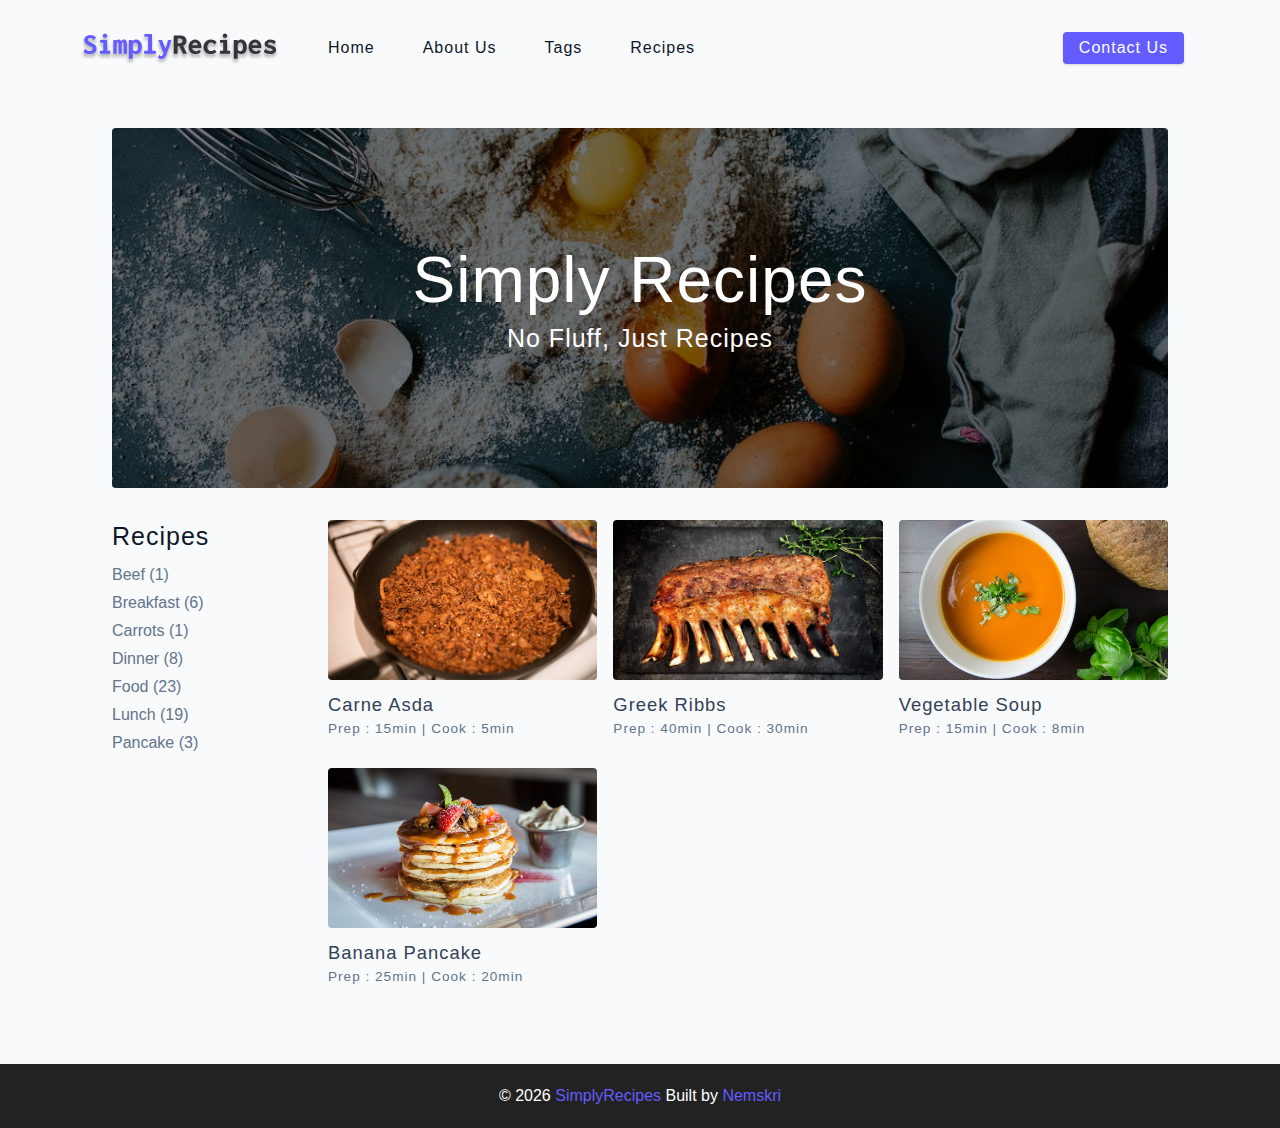
<file: index.html>
<!DOCTYPE html>
<html lang="en">

<head>
  <meta charset="UTF-8" />
  <meta http-equiv="X-UA-Compatible" content="IE=edge" />
  <meta name="viewport" content="width=device-width, initial-scale=1.0" />
  <title>Simply Recipes || Starter</title>
  <!-- favicon -->
  <link rel="shortcut icon" href="./assets/favicon.ico" type="image/x-icon" />
  <!-- normalize -->
  <link rel="stylesheet" href="./css/normalize.css" />
  <!-- font-awesome -->
  <link rel="stylesheet" href="https://cdnjs.cloudflare.com/ajax/libs/font-awesome/5.14.0/css/all.min.css" />
  <!-- main css -->
  <link rel="stylesheet" href="./css/main.css" />
</head>

<body>
  <!--nav bar-->
  <nav class="navbar">
    <div class="nav-center">
      <!--Nav Header-->
      <div class="nav-header">
        <a href="index.html" class="nav-logo">
          <img src="./assets/logo.svg" alt="Simple Recipes" />
        </a>
        <button type="button" class="btn nav-btn">
          <i class="fas fa-align-justify"></i>
        </button>
      </div>
      <!--Nav Links-->
      <div class="nav-links">
        <a href="index.html" class="nav-link"> Home </a>
        <a href="about.html" class="nav-link"> About Us </a>
        <a href="tags.html" class="nav-link"> Tags </a>
        <a href="recipes.html" class="nav-link"> Recipes </a>
        <div class="nav-link contact-link">
          <a href="contact.html" class="btn">Contact Us</a>
        </div>
      </div>
    </div>
  </nav>
  <!--end of nav bar-->

  <!--Main Content-->
  <main class="page">
    <!--Header-->
    <header class="hero">
      <div class="hero-container">
        <div class="hero-text">
          <h1>Simply Recipes</h1>
          <h4>No Fluff, Just Recipes</h4>
        </div>
      </div>
    </header>
    <!--End Header-->

    <!--Recipes Container-->
    <section class="recipes-container">

      <!--Tags Container-->
      <div class="tags-container">

        <h4>Recipes</h4>
        <div class="tags-list">
          <a href="tag-template.html"> Beef (1) </a>
          <a href="tag-template.html"> Breakfast (6) </a>
          <a href="tag-template.html"> Carrots (1) </a>
          <a href="tag-template.html"> Dinner (8) </a>
          <a href="tag-template.html"> Food (23) </a>
          <a href="tag-template.html"> Lunch (19) </a>
          <a href="tag-template.html"> Pancake (3) </a>

        </div>
      </div>
      <!--End of Tags Container-->

      <!--Recipe list-->
      <div class="recipes-list">

        <!--Single Recipe-->
        <a href="single-recipe.html" class="recipe">
          <img src="./assets/recipes/recipe-1.jpeg" alt="Food" class="img recipe-img" />
          <h5>Carne Asda</h5>
          <p>Prep : 15min | Cook : 5min</p>
        </a>
        <!--End of Single Recipe-->

        <!--Single Recipe-->
        <a href="single-recipe.html" class="recipe">
          <img src="./assets/recipes/recipe-2.jpeg" alt="Food" class="img recipe-img" />
          <h5>Greek Ribbs</h5>
          <p>Prep : 40min | Cook : 30min</p>
        </a>
        <!--End of Single Recipe-->

        <!--Single Recipe-->
        <a href="single-recipe.html" class="recipe">
          <img src="./assets/recipes/recipe-3.jpeg" alt="Food" class="img recipe-img" />
          <h5>Vegetable Soup</h5>
          <p>Prep : 15min | Cook : 8min</p>
        </a>
        <!--End of Single Recipe-->
        <!--Single Recipe-->
        <a href="single-recipe.html" class="recipe">
          <img src="./assets/recipes/recipe-4.jpeg" alt="Food" class="img recipe-img" />
          <h5>Banana Pancake</h5>
          <p>Prep : 25min | Cook : 20min</p>
        </a>
        <!--End of Single Recipe-->

      </div>
      <!--End of Recipe list-->
    </section>
    <!--End of Recipes Container-->
  </main>

  <!--End of Main Content-->
  <!--Footer-->
  <footer class="page-footer">
    <p>
      &copy;
      <span id="date"></span>
      <span class="footer-logo">SimplyRecipes</span>
      Built by <a href="https://github.com/Nemskri">Nemskri</a>
    </p>
  </footer>



</body>
<script src="./js/app.js"></script>

</html>
</file>
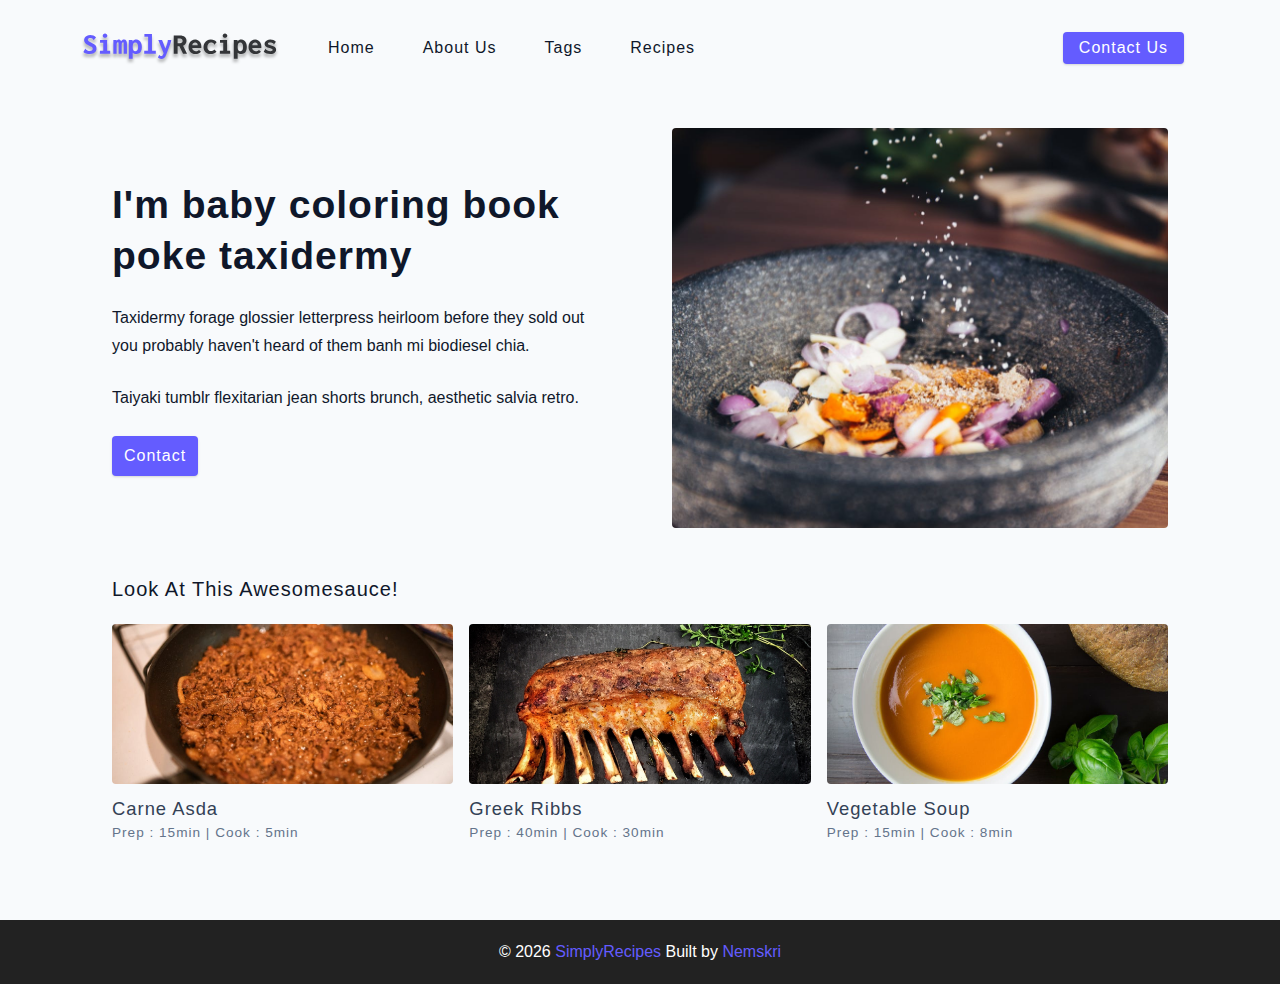
<file: about.html>
<!DOCTYPE html>
<html lang="en">

<head>
  <meta charset="UTF-8" />
  <meta http-equiv="X-UA-Compatible" content="IE=edge" />
  <meta name="viewport" content="width=device-width, initial-scale=1.0" />
  <title>Simply Recipes || About</title>
  <!-- favicon -->
  <link rel="shortcut icon" href="./assets/favicon.ico" type="image/x-icon" />
  <!-- normalize -->
  <link rel="stylesheet" href="./css/normalize.css" />
  <!-- font-awesome -->
  <link rel="stylesheet" href="https://cdnjs.cloudflare.com/ajax/libs/font-awesome/5.14.0/css/all.min.css" />
  <!-- main css -->
  <link rel="stylesheet" href="./css/main.css" />
</head>

<body>
  <!--nav bar-->
  <nav class="navbar">
    <div class="nav-center">
      <!--Nav Header-->
      <div class="nav-header">
        <a href="index.html" class="nav-logo">
          <img src="./assets/logo.svg" alt="Simple Recipes" />
        </a>
        <button type="button" class="btn nav-btn">
          <i class="fas fa-align-justify"></i>
        </button>
      </div>
      <!--Nav Links-->
      <div class="nav-links">
        <a href="index.html" class="nav-link"> Home </a>
        <a href="about.html" class="nav-link"> About Us </a>
        <a href="tags.html" class="nav-link"> Tags </a>
        <a href="recipes.html" class="nav-link"> Recipes </a>
        <div class="nav-link contact-link">
          <a href="contact.html" class="btn">Contact Us</a>
        </div>
      </div>
    </div>
  </nav>
  <!--end of nav bar-->

  <!--Main Content-->
  <main class="page">
    <section class="about-page">
      <article>
        <h2>I'm baby coloring book poke taxidermy</h2>
        <p>
          Taxidermy forage glossier letterpress heirloom before they sold out
          you probably haven't heard of them banh mi biodiesel chia.
        </p>
        <p>
          Taiyaki tumblr flexitarian jean shorts brunch, aesthetic salvia
          retro.
        </p>

        <a href="contact.html" class="btn">Contact</a>
      </article>
      <img src="./assets/about.jpeg" alt="Pouring Salt" class="img about-img" />
    </section>
    <section class="featured-recipes">
      <h5 class="featured-title">Look at this Awesomesauce!</h5>
      <!--Recipe list-->
      <div class="recipes-list">

        <!--Single Recipe-->
        <a href="single-recipe.html" class="recipe">
          <img src="./assets/recipes/recipe-1.jpeg" alt="Food" class="img recipe-img" />
          <h5>Carne Asda</h5>
          <p>Prep : 15min | Cook : 5min</p>
        </a>
        <!--End of Single Recipe-->

        <!--Single Recipe-->
        <a href="single-recipe.html" class="recipe">
          <img src="./assets/recipes/recipe-2.jpeg" alt="Food" class="img recipe-img" />
          <h5>Greek Ribbs</h5>
          <p>Prep : 40min | Cook : 30min</p>
        </a>
        <!--End of Single Recipe-->

        <!--Single Recipe-->
        <a href="single-recipe.html" class="recipe">
          <img src="./assets/recipes/recipe-3.jpeg" alt="Food" class="img recipe-img" />
          <h5>Vegetable Soup</h5>
          <p>Prep : 15min | Cook : 8min</p>
        </a>
        <!--End of Single Recipe-->
      </div>
      <!--End of Recipe list-->
    </section>
  </main>

  <!--End of Main Content-->
  <!--Footer-->
  <footer class="page-footer">
    <p>
      &copy;
      <span id="date"></span>
      <span class="footer-logo">SimplyRecipes</span>
      Built by <a href="https://github.com/Nemskri">Nemskri</a>
    </p>
  </footer>



</body>
<script src="./js/app.js"></script>

</html>
</file>
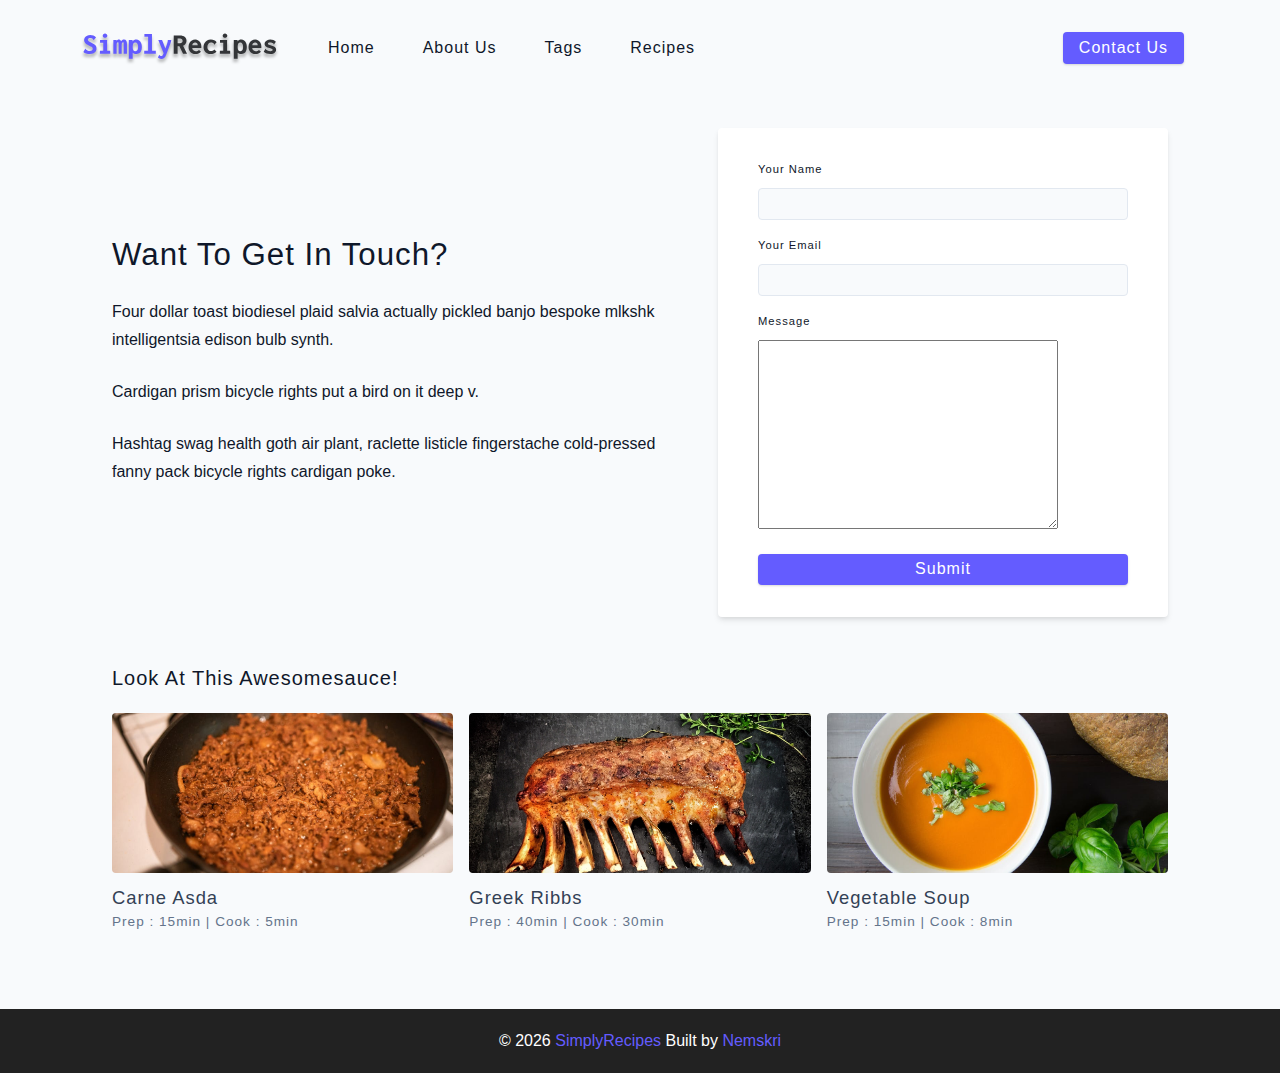
<file: contact.html>
<!DOCTYPE html>
<html lang="en">

<head>
  <meta charset="UTF-8" />
  <meta http-equiv="X-UA-Compatible" content="IE=edge" />
  <meta name="viewport" content="width=device-width, initial-scale=1.0" />
  <title>Simply Recipes || Contact</title>
  <!-- favicon -->
  <link rel="shortcut icon" href="./assets/favicon.ico" type="image/x-icon" />
  <!-- normalize -->
  <link rel="stylesheet" href="./css/normalize.css" />
  <!-- font-awesome -->
  <link rel="stylesheet" href="https://cdnjs.cloudflare.com/ajax/libs/font-awesome/5.14.0/css/all.min.css" />
  <!-- main css -->
  <link rel="stylesheet" href="./css/main.css" />
</head>

<body>
  <!--nav bar-->
  <nav class="navbar">
    <div class="nav-center">
      <!--Nav Header-->
      <div class="nav-header">
        <a href="index.html" class="nav-logo">
          <img src="./assets/logo.svg" alt="Simple Recipes" />
        </a>
        <button type="button" class="btn nav-btn">
          <i class="fas fa-align-justify"></i>
        </button>
      </div>
      <!--Nav Links-->
      <div class="nav-links">
        <a href="index.html" class="nav-link"> Home </a>
        <a href="about.html" class="nav-link"> About Us </a>
        <a href="tags.html" class="nav-link"> Tags </a>
        <a href="recipes.html" class="nav-link"> Recipes </a>
        <div class="nav-link contact-link">
          <a href="contact.html" class="btn">Contact Us</a>
        </div>
      </div>
    </div>
  </nav>
  <!--end of nav bar-->

  <!--Main Content-->
  <main class="page">
    <section class="contact-container">
      <article class="contact-info">
        <h3>Want To Get In Touch?</h3>
        <p>
          Four dollar toast biodiesel plaid salvia actually pickled banjo
          bespoke mlkshk intelligentsia edison bulb synth.
        </p>
        <p>Cardigan prism bicycle rights put a bird on it deep v.</p>
        <p>
          Hashtag swag health goth air plant, raclette listicle fingerstache
          cold-pressed fanny pack bicycle rights cardigan poke.
        </p>
      </article>
      <article>
        <form class="form contact-form">
          <!--Single Row Form-->
          <div class="form-row">
            <label for="name" class="form-label">Your Name</label>
            <input type="text" name="name" id="name" class="form-input">
          </div>
          <!--Single Row Form End-->
          <!--Single Row Form-->
          <div class="form-row">
            <label for="email" class="form-label">Your email</label>
            <input type="text" name="email" id="email" class="form-input">
          </div>
          <!--Single Row Form End-->
          <div class="form-row">
            <label for="message" class="form-label">Message</label>
            <textarea name="message" id="message" cols="30" rows="10"></textarea>
          </div>
          <button type="submit" class="btn btn-block">Submit</button>
        </form>
      </article>
    </section>

    <section class="featured-recipes">
      <h5 class="featured-title">Look at this Awesomesauce!</h5>
      <!--Recipe list-->
      <div class="recipes-list">

        <!--Single Recipe-->
        <a href="single-recipe.html" class="recipe">
          <img src="./assets/recipes/recipe-1.jpeg" alt="Food" class="img recipe-img" />
          <h5>Carne Asda</h5>
          <p>Prep : 15min | Cook : 5min</p>
        </a>
        <!--End of Single Recipe-->

        <!--Single Recipe-->
        <a href="single-recipe.html" class="recipe">
          <img src="./assets/recipes/recipe-2.jpeg" alt="Food" class="img recipe-img" />
          <h5>Greek Ribbs</h5>
          <p>Prep : 40min | Cook : 30min</p>
        </a>
        <!--End of Single Recipe-->

        <!--Single Recipe-->
        <a href="single-recipe.html" class="recipe">
          <img src="./assets/recipes/recipe-3.jpeg" alt="Food" class="img recipe-img" />
          <h5>Vegetable Soup</h5>
          <p>Prep : 15min | Cook : 8min</p>
        </a>
        <!--End of Single Recipe-->
      </div>
      <!--End of Recipe list-->
    </section>
  </main>

  <!--End of Main Content-->
  <!--Footer-->
  <footer class="page-footer">
    <p>
      &copy;
      <span id="date"></span>
      <span class="footer-logo">SimplyRecipes</span>
      Built by <a href="https://github.com/Nemskri">Nemskri</a>
    </p>
  </footer>



</body>
<script src="./js/app.js"></script>

</html>
</file>
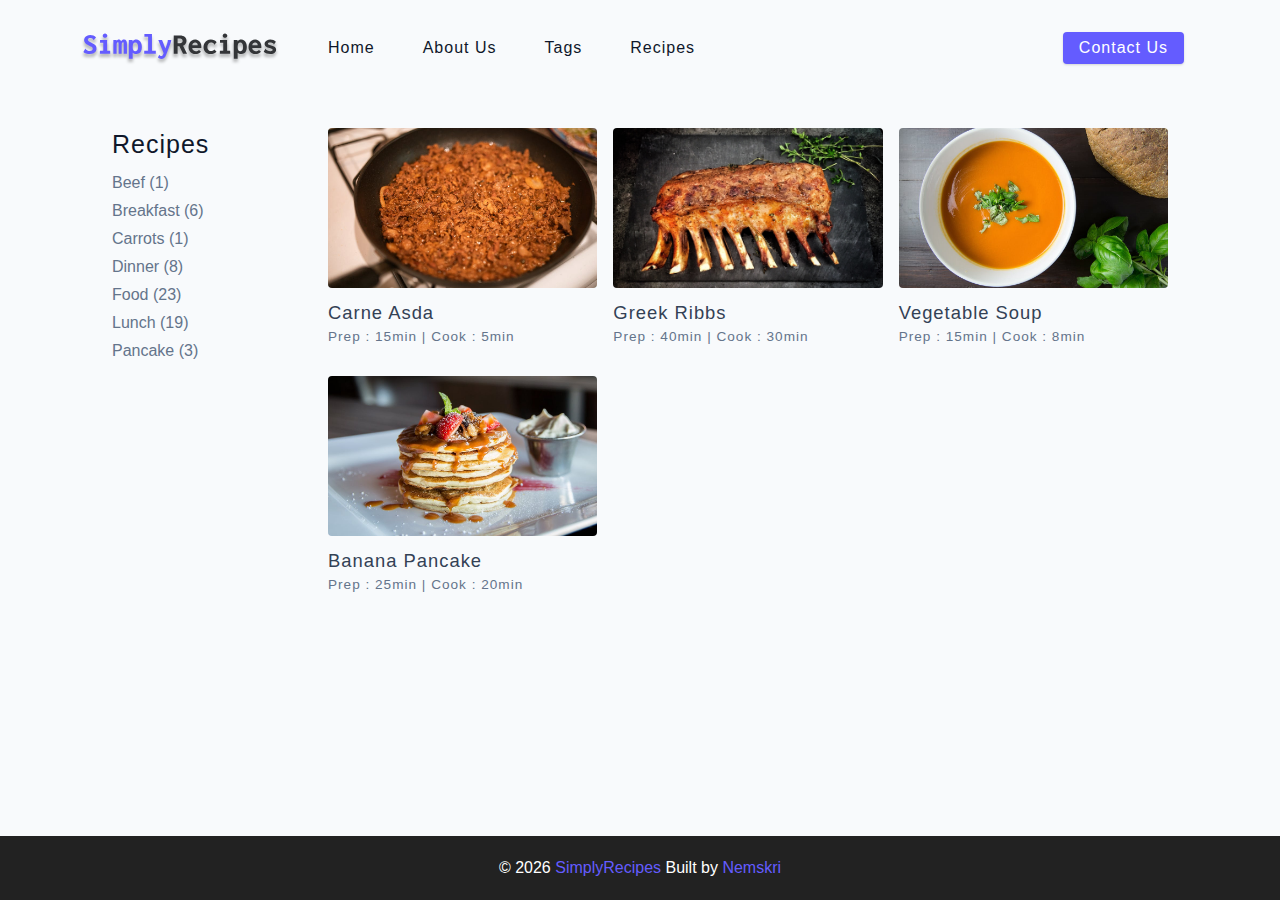
<file: recipes.html>
<!DOCTYPE html>
<html lang="en">

<head>
  <meta charset="UTF-8" />
  <meta http-equiv="X-UA-Compatible" content="IE=edge" />
  <meta name="viewport" content="width=device-width, initial-scale=1.0" />
  <title>Simply Recipes || Recipes</title>
  <!-- favicon -->
  <link rel="shortcut icon" href="./assets/favicon.ico" type="image/x-icon" />
  <!-- normalize -->
  <link rel="stylesheet" href="./css/normalize.css" />
  <!-- font-awesome -->
  <link rel="stylesheet" href="https://cdnjs.cloudflare.com/ajax/libs/font-awesome/5.14.0/css/all.min.css" />
  <!-- main css -->
  <link rel="stylesheet" href="./css/main.css" />
</head>

<body>
  <!--nav bar-->
  <nav class="navbar">
    <div class="nav-center">
      <!--Nav Header-->
      <div class="nav-header">
        <a href="index.html" class="nav-logo">
          <img src="./assets/logo.svg" alt="Simple Recipes" />
        </a>
        <button type="button" class="btn nav-btn">
          <i class="fas fa-align-justify"></i>
        </button>
      </div>
      <!--Nav Links-->
      <div class="nav-links">
        <a href="index.html" class="nav-link"> Home </a>
        <a href="about.html" class="nav-link"> About Us </a>
        <a href="tags.html" class="nav-link"> Tags </a>
        <a href="recipes.html" class="nav-link"> Recipes </a>
        <div class="nav-link contact-link">
          <a href="contact.html" class="btn">Contact Us</a>
        </div>
      </div>
    </div>
  </nav>
  <!--end of nav bar-->

  <!--Main Content-->
  <main class="page">
    <!--Recipes Container-->
    <section class="recipes-container">

      <!--Tags Container-->
      <div class="tags-container">

        <h4>Recipes</h4>
        <div class="tags-list">
          <a href="tag-template.html"> Beef (1) </a>
          <a href="tag-template.html"> Breakfast (6) </a>
          <a href="tag-template.html"> Carrots (1) </a>
          <a href="tag-template.html"> Dinner (8) </a>
          <a href="tag-template.html"> Food (23) </a>
          <a href="tag-template.html"> Lunch (19) </a>
          <a href="tag-template.html"> Pancake (3) </a>

        </div>
      </div>
      <!--End of Tags Container-->

      <!--Recipe list-->
      <div class="recipes-list">

        <!--Single Recipe-->
        <a href="single-recipe.html" class="recipe">
          <img src="./assets/recipes/recipe-1.jpeg" alt="Food" class="img recipe-img" />
          <h5>Carne Asda</h5>
          <p>Prep : 15min | Cook : 5min</p>
        </a>
        <!--End of Single Recipe-->

        <!--Single Recipe-->
        <a href="single-recipe.html" class="recipe">
          <img src="./assets/recipes/recipe-2.jpeg" alt="Food" class="img recipe-img" />
          <h5>Greek Ribbs</h5>
          <p>Prep : 40min | Cook : 30min</p>
        </a>
        <!--End of Single Recipe-->

        <!--Single Recipe-->
        <a href="single-recipe.html" class="recipe">
          <img src="./assets/recipes/recipe-3.jpeg" alt="Food" class="img recipe-img" />
          <h5>Vegetable Soup</h5>
          <p>Prep : 15min | Cook : 8min</p>
        </a>
        <!--End of Single Recipe-->
        <!--Single Recipe-->
        <a href="single-recipe.html" class="recipe">
          <img src="./assets/recipes/recipe-4.jpeg" alt="Food" class="img recipe-img" />
          <h5>Banana Pancake</h5>
          <p>Prep : 25min | Cook : 20min</p>
        </a>
        <!--End of Single Recipe-->

      </div>
      <!--End of Recipe list-->
    </section>
    <!--End of Recipes Container-->
  </main>

  <!--End of Main Content-->
  <!--Footer-->
  <footer class="page-footer">
    <p>
      &copy;
      <span id="date"></span>
      <span class="footer-logo">SimplyRecipes</span>
      Built by <a href="https://github.com/Nemskri">Nemskri</a>
    </p>
  </footer>



</body>
<script src="./js/app.js"></script>

</html>
</file>
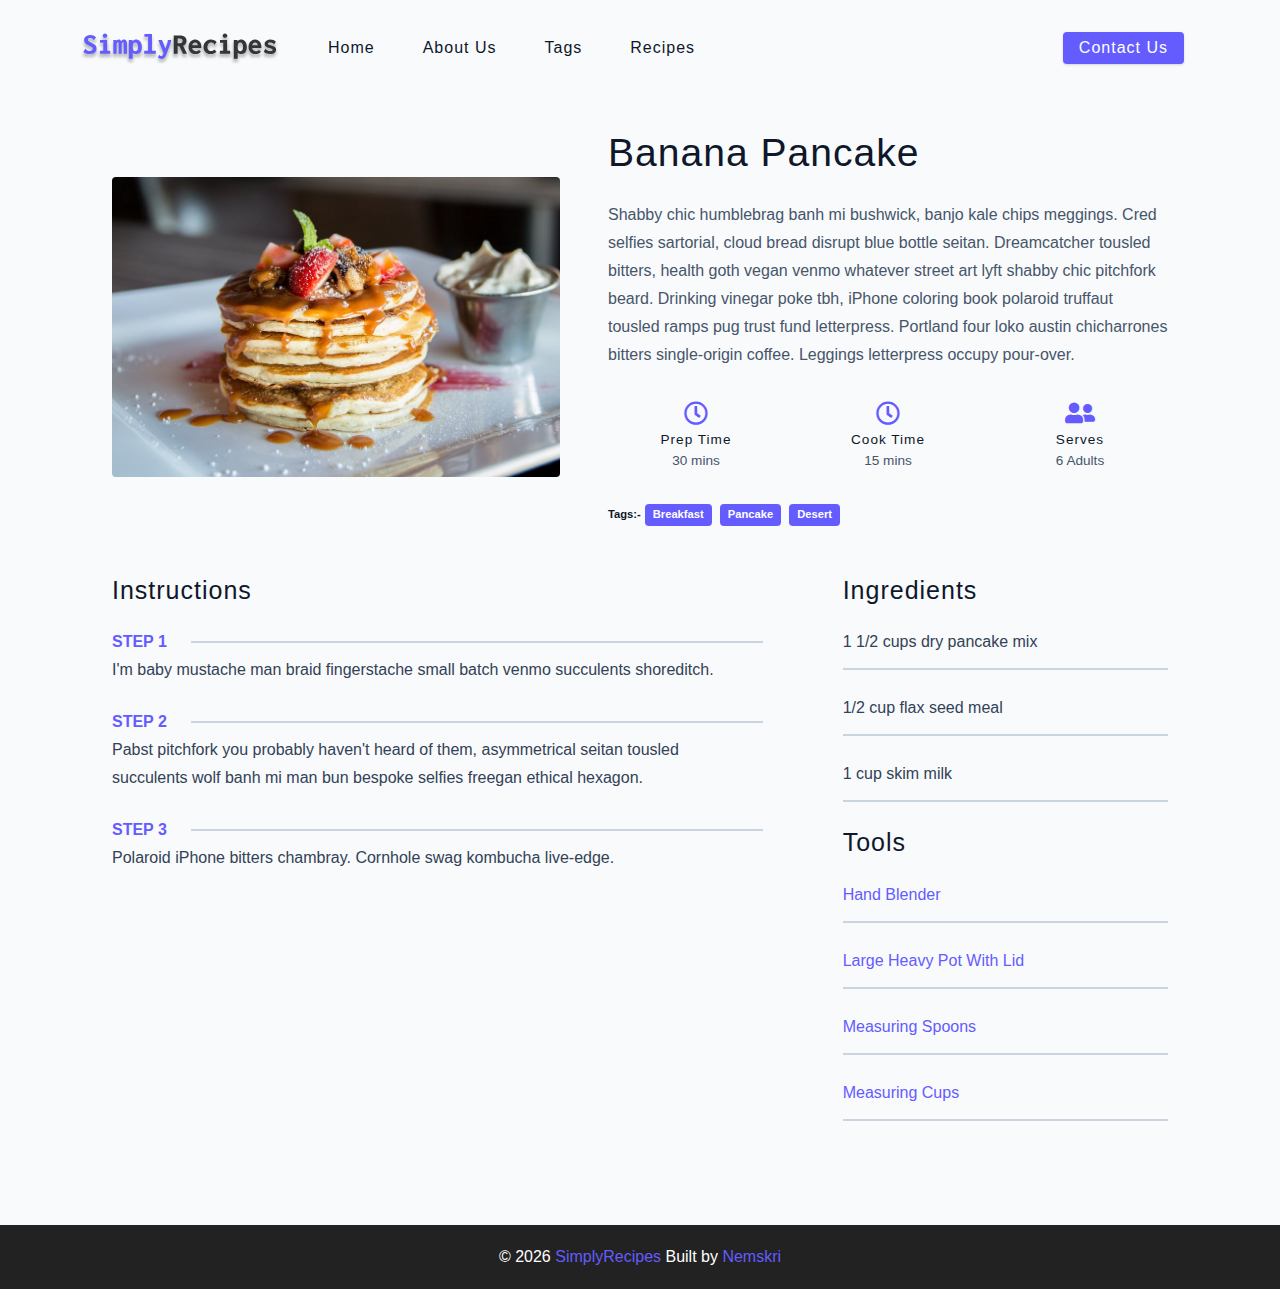
<file: single-recipe.html>
<!DOCTYPE html>
<html lang="en">

<head>
  <meta charset="UTF-8" />
  <meta http-equiv="X-UA-Compatible" content="IE=edge" />
  <meta name="viewport" content="width=device-width, initial-scale=1.0" />
  <title>Simply Recipes || Recipe</title>
  <!-- favicon -->
  <link rel="shortcut icon" href="./assets/favicon.ico" type="image/x-icon" />
  <!-- normalize -->
  <link rel="stylesheet" href="./css/normalize.css" />
  <!-- font-awesome -->
  <link rel="stylesheet" href="https://cdnjs.cloudflare.com/ajax/libs/font-awesome/5.14.0/css/all.min.css" />
  <!-- main css -->
  <link rel="stylesheet" href="./css/main.css" />
</head>

<body>
  <!--nav bar-->
  <nav class="navbar">
    <div class="nav-center">
      <!--Nav Header-->
      <div class="nav-header">
        <a href="index.html" class="nav-logo">
          <img src="./assets/logo.svg" alt="Simple Recipes" />
        </a>
        <button type="button" class="btn nav-btn">
          <i class="fas fa-align-justify"></i>
        </button>
      </div>
      <!--Nav Links-->
      <div class="nav-links">
        <a href="index.html" class="nav-link"> Home </a>
        <a href="about.html" class="nav-link"> About Us </a>
        <a href="tags.html" class="nav-link"> Tags </a>
        <a href="recipes.html" class="nav-link"> Recipes </a>
        <div class="nav-link contact-link">
          <a href="contact.html" class="btn">Contact Us</a>
        </div>
      </div>
    </div>
  </nav>
  <!--end of nav bar-->

  <!--Main Content-->
  <main class="page">
    <section class="recipe-hero">
      <img src="./assets/recipes/recipe-4.jpeg" alt="Banana Pancake" class="img recipe-hero-img" />
      <article class="recipe-info">
        <h2>Banana Pancake</h2>
        <p>
          Shabby chic humblebrag banh mi bushwick, banjo kale chips
          meggings. Cred selfies sartorial, cloud bread disrupt blue bottle
          seitan. Dreamcatcher tousled bitters, health goth vegan venmo
          whatever street art lyft shabby chic pitchfork beard. Drinking
          vinegar poke tbh, iPhone coloring book polaroid truffaut tousled
          ramps pug trust fund letterpress. Portland four loko austin
          chicharrones bitters single-origin coffee. Leggings letterpress
          occupy pour-over.
        </p>

        <!--Recipe Icons-->
        <div class="recipe-icons">
          <!--Single Icon-->
          <article>
            <i class="far fa-clock"></i>
            <h5>Prep Time</h5>
            <p>30 mins</p>
          </article>
          <!--End of Single Icon-->
          <!--Single Icon-->
          <article>
            <i class="far fa-clock"></i>
            <h5>Cook Time</h5>
            <p>15 mins</p>
          </article>
          <!--End of Single Icon-->
          <!--Single Icon-->
          <article>
            <i class="fas fa-user-friends"></i>
            <h5>Serves</h5>
            <p>6 Adults</p>
          </article>
          <!--End of Single Icon-->
        </div>
        <!--Recipe Tags-->
        <div class="recipe-tags">
          Tags:-
          <a href="tag-template.html">Breakfast</a>
          <a href="tag-template.html">Pancake</a>
          <a href="tag-template.html">Desert</a>
        </div>
        <!--End of Recipe Icons-->
      </article>
    </section>
    <!--Recipe Content-->
    <section class="recipe-content">
      <article>
        <h4>Instructions</h4>
        <!--Single Instruction-->
        <div class="single-instruction">
          <header>
            <p>Step 1</p>
            <div></div>
          </header>
          <p>I'm baby mustache man braid fingerstache small batch venmo
            succulents shoreditch.</p>
        </div>
        <!--End of Single Instruction-->

        <!--Single Instruction-->
        <div class="single-instruction">
          <header>
            <p>Step 2</p>
            <div></div>
          </header>
          <p>Pabst pitchfork you probably haven't heard of them, asymmetrical
            seitan tousled succulents wolf banh mi man bun bespoke selfies
            freegan ethical hexagon.</p>
        </div>
        <!--End of Single Instruction-->

        <!--Single Instruction-->
        <div class="single-instruction">
          <header>
            <p>Step 3</p>
            <div></div>
          </header>
          <p>Polaroid iPhone bitters chambray. Cornhole swag kombucha
            live-edge.</p>
        </div>
        <!--End of Single Instruction-->
      </article>


      <article class="second-column">
        <div>
          <h4>Ingredients</h4>
          <p class="single-ingredient">1 1/2 cups dry pancake mix</p>
          <p class="single-ingredient">1/2 cup flax seed meal</p>
          <p class="single-ingredient">1 cup skim milk</p>
        </div>
        <div>
          <h4>tools</h4>
          <p class="single-tool">Hand Blender</p>
          <p class="single-tool">Large Heavy Pot With Lid</p>
          <p class="single-tool">Measuring Spoons</p>
          <p class="single-tool">Measuring Cups</p>
        </div>
      </article>
    </section>
  </main>

  <!--End of Main Content-->
  <!--Footer-->
  <footer class="page-footer">
    <p>
      &copy;
      <span id="date"></span>
      <span class="footer-logo">SimplyRecipes</span>
      Built by <a href="https://github.com/Nemskri">Nemskri</a>
    </p>
  </footer>



</body>
<script src="./js/app.js"></script>

</html>
</file>
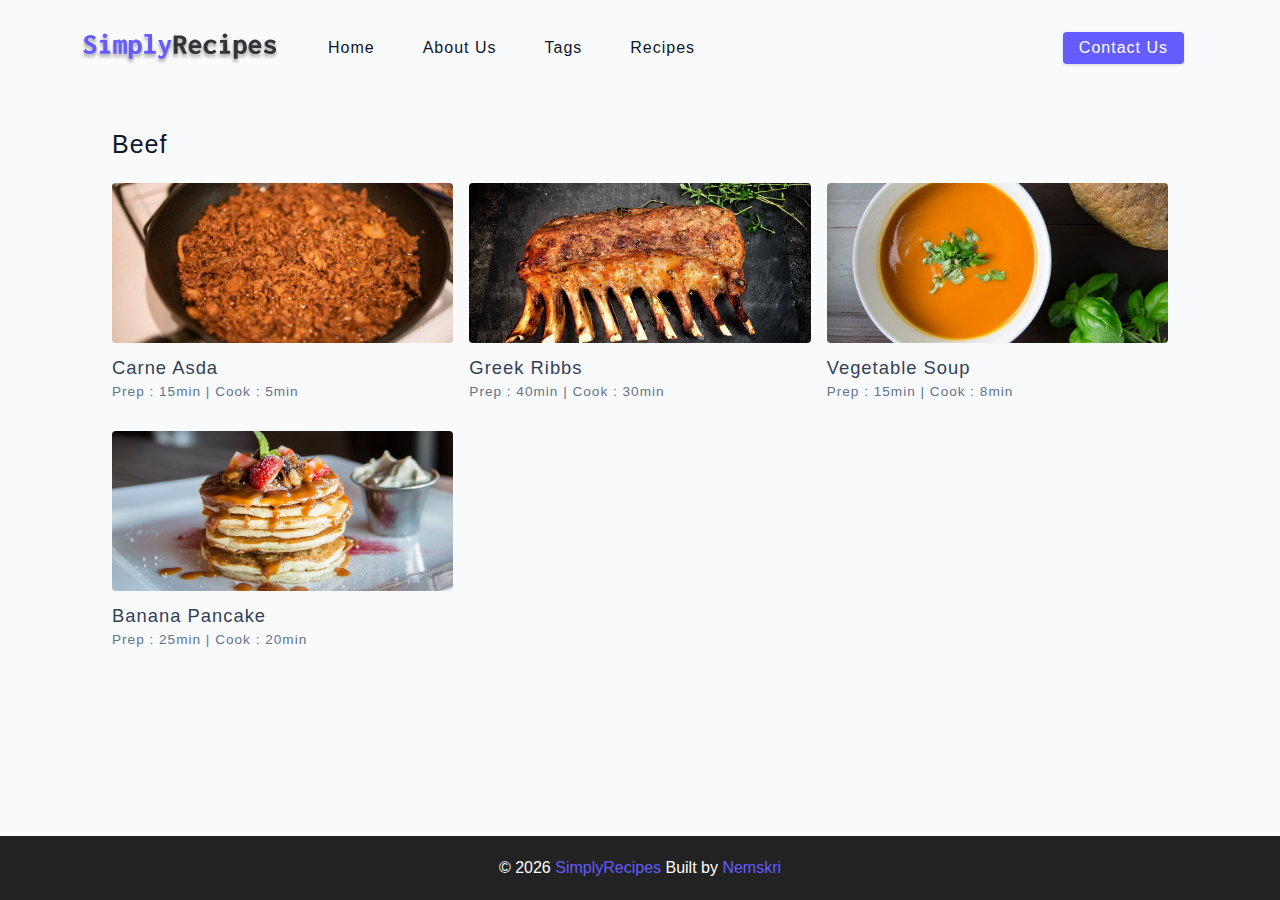
<file: tag-template.html>
<!DOCTYPE html>
<html lang="en">

<head>
  <meta charset="UTF-8" />
  <meta http-equiv="X-UA-Compatible" content="IE=edge" />
  <meta name="viewport" content="width=device-width, initial-scale=1.0" />
  <title>Simply Recipes || Tag-T</title>
  <!-- favicon -->
  <link rel="shortcut icon" href="./assets/favicon.ico" type="image/x-icon" />
  <!-- normalize -->
  <link rel="stylesheet" href="./css/normalize.css" />
  <!-- font-awesome -->
  <link rel="stylesheet" href="https://cdnjs.cloudflare.com/ajax/libs/font-awesome/5.14.0/css/all.min.css" />
  <!-- main css -->
  <link rel="stylesheet" href="./css/main.css" />
</head>

<body>
  <!--nav bar-->
  <nav class="navbar">
    <div class="nav-center">
      <!--Nav Header-->
      <div class="nav-header">
        <a href="index.html" class="nav-logo">
          <img src="./assets/logo.svg" alt="Simple Recipes" />
        </a>
        <button type="button" class="btn nav-btn">
          <i class="fas fa-align-justify"></i>
        </button>
      </div>
      <!--Nav Links-->
      <div class="nav-links">
        <a href="index.html" class="nav-link"> Home </a>
        <a href="about.html" class="nav-link"> About Us </a>
        <a href="tags.html" class="nav-link"> Tags </a>
        <a href="recipes.html" class="nav-link"> Recipes </a>
        <div class="nav-link contact-link">
          <a href="contact.html" class="btn">Contact Us</a>
        </div>
      </div>
    </div>
  </nav>
  <!--end of nav bar-->

  <!--Main Content-->
  <main class="page">
    <div>
      <h4>Beef</h4>
    </div>
    <!--Recipe list-->
    <div class="recipes-list">

      <!--Single Recipe-->
      <a href="single-recipe.html" class="recipe">
        <img src="./assets/recipes/recipe-1.jpeg" alt="Food" class="img recipe-img" />
        <h5>Carne Asda</h5>
        <p>Prep : 15min | Cook : 5min</p>
      </a>
      <!--End of Single Recipe-->

      <!--Single Recipe-->
      <a href="single-recipe.html" class="recipe">
        <img src="./assets/recipes/recipe-2.jpeg" alt="Food" class="img recipe-img" />
        <h5>Greek Ribbs</h5>
        <p>Prep : 40min | Cook : 30min</p>
      </a>
      <!--End of Single Recipe-->

      <!--Single Recipe-->
      <a href="single-recipe.html" class="recipe">
        <img src="./assets/recipes/recipe-3.jpeg" alt="Food" class="img recipe-img" />
        <h5>Vegetable Soup</h5>
        <p>Prep : 15min | Cook : 8min</p>
      </a>
      <!--End of Single Recipe-->
      <!--Single Recipe-->
      <a href="single-recipe.html" class="recipe">
        <img src="./assets/recipes/recipe-4.jpeg" alt="Food" class="img recipe-img" />
        <h5>Banana Pancake</h5>
        <p>Prep : 25min | Cook : 20min</p>
      </a>
      <!--End of Single Recipe-->

    </div>
    <!--End of Recipe list-->
  </main>

  <!--End of Main Content-->
  <!--Footer-->
  <footer class="page-footer">
    <p>
      &copy;
      <span id="date"></span>
      <span class="footer-logo">SimplyRecipes</span>
      Built by <a href="https://github.com/Nemskri">Nemskri</a>
    </p>
  </footer>



</body>
<script src="./js/app.js"></script>

</html>
</file>
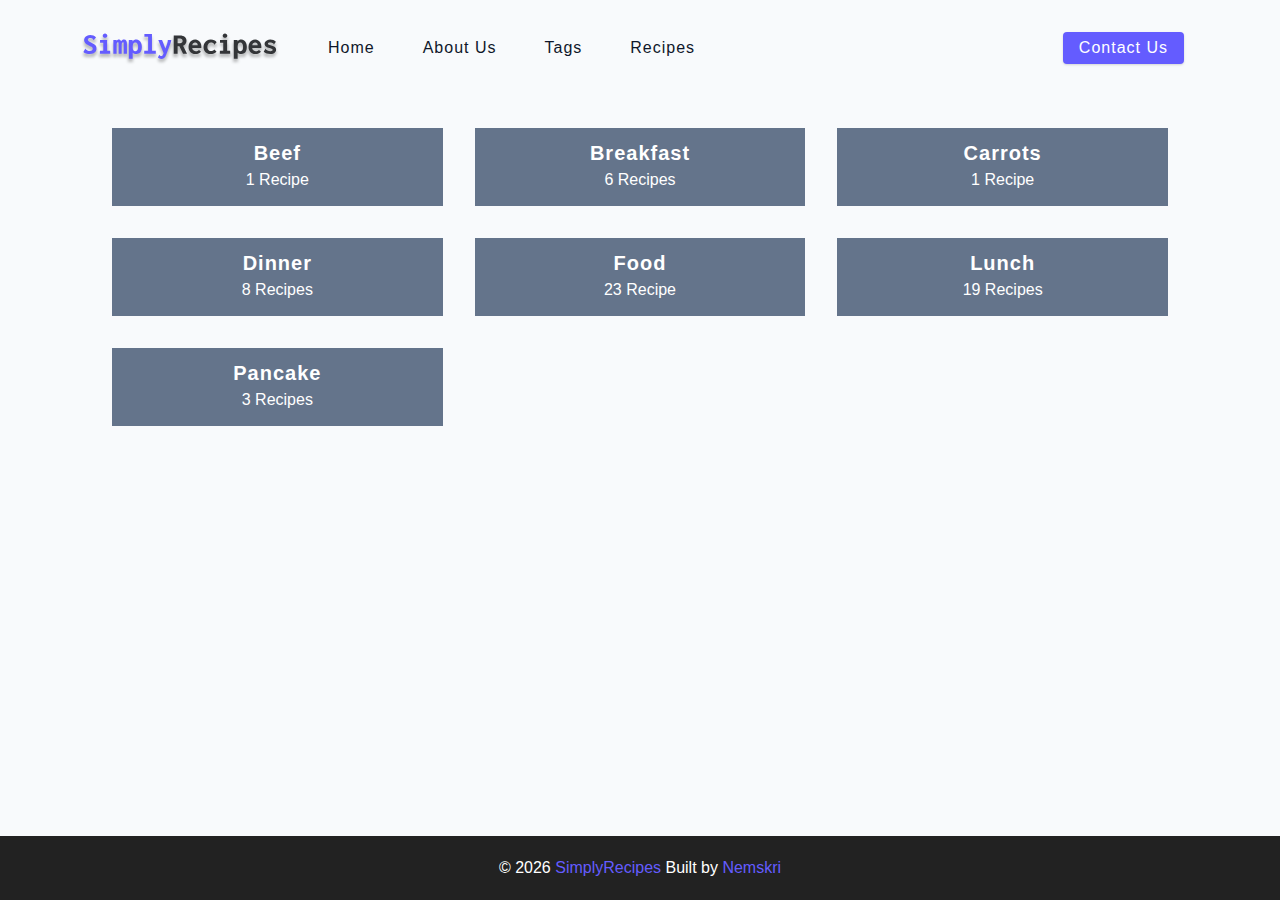
<file: tags.html>
<!DOCTYPE html>
<html lang="en">

<head>
  <meta charset="UTF-8" />
  <meta http-equiv="X-UA-Compatible" content="IE=edge" />
  <meta name="viewport" content="width=device-width, initial-scale=1.0" />
  <title>Simply Recipes || Tags</title>
  <!-- favicon -->
  <link rel="shortcut icon" href="./assets/favicon.ico" type="image/x-icon" />
  <!-- normalize -->
  <link rel="stylesheet" href="./css/normalize.css" />
  <!-- font-awesome -->
  <link rel="stylesheet" href="https://cdnjs.cloudflare.com/ajax/libs/font-awesome/5.14.0/css/all.min.css" />
  <!-- main css -->
  <link rel="stylesheet" href="./css/main.css" />
</head>

<body>
  <!--nav bar-->
  <nav class="navbar">
    <div class="nav-center">
      <!--Nav Header-->
      <div class="nav-header">
        <a href="index.html" class="nav-logo">
          <img src="./assets/logo.svg" alt="Simple Recipes" />
        </a>
        <button type="button" class="btn nav-btn">
          <i class="fas fa-align-justify"></i>
        </button>
      </div>
      <!--Nav Links-->
      <div class="nav-links">
        <a href="index.html" class="nav-link"> Home </a>
        <a href="about.html" class="nav-link"> About Us </a>
        <a href="tags.html" class="nav-link"> Tags </a>
        <a href="recipes.html" class="nav-link"> Recipes </a>
        <div class="nav-link contact-link">
          <a href="contact.html" class="btn">Contact Us</a>
        </div>
      </div>
    </div>
  </nav>
  <!--end of nav bar-->

  <!--Main Content-->
  <main class="page">
    <section class="tags-wrapper">
      <!--Single Tag-->
      <a href="tag-template.html" class="tag">
        <h5>Beef</h5>
        <p>1 Recipe</p>
      </a>
      <!--End of Single Tag-->
      <a href="tag-template.html" class="tag">
        <h5>Breakfast</h5>
        <p>6 Recipes</p>
      </a>
      <!--End of Single Tag-->
      <a href="tag-template.html" class="tag">
        <h5>Carrots</h5>
        <p>1 Recipe</p>
      </a>
      <!--End of Single Tag-->
      <a href="tag-template.html" class="tag">
        <h5>Dinner</h5>
        <p>8 Recipes</p>
      </a>
      <!--End of Single Tag-->
      <a href="tag-template.html" class="tag">
        <h5>food</h5>
        <p>23 Recipe</p>
      </a>
      <!--End of Single Tag-->
      <a href="tag-template.html" class="tag">
        <h5>lunch</h5>
        <p>19 Recipes</p>
      </a>
      <!--End of Single Tag-->
      <a href="tag-template.html" class="tag">
        <h5>Pancake</h5>
        <p>3 Recipes</p>
      </a>
      <!--End of Single Tag-->
    </section>
  </main>

  <!--End of Main Content-->
  <!--Footer-->
  <footer class="page-footer">
    <p>
      &copy;
      <span id="date"></span>
      <span class="footer-logo">SimplyRecipes</span>
      Built by <a href="https://github.com/Nemskri">Nemskri</a>
    </p>
  </footer>



</body>
<script src="./js/app.js"></script>

</html>
</file>
<file: css/main.css>
*,
::after,
::before {
  box-sizing: border-box;
}

/* fonts */

@import url('https://fonts.googleapis.com/css2?family=Roboto:wght@400;500;600&family=Montserrat&display=swap');

html {
  font-size: 100%;
}

/*16px*/

:root {
  /* colors */
  --primary-100: #e2e0ff;
  --primary-200: #c1beff;
  --primary-300: #a29dff;
  --primary-400: #837dff;
  --primary-500: #645cff;
  --primary-600: #504acc;
  --primary-700: #3c3799;
  --primary-800: #282566;
  --primary-900: #141233;

  /* grey */
  --grey-50: #f8fafc;
  --grey-100: #f1f5f9;
  --grey-200: #e2e8f0;
  --grey-300: #cbd5e1;
  --grey-400: #94a3b8;
  --grey-500: #64748b;
  --grey-600: #475569;
  --grey-700: #334155;
  --grey-800: #1e293b;
  --grey-900: #0f172a;
  /* rest of the colors */
  --black: #222;
  --white: #fff;
  --red-light: #f8d7da;
  --red-dark: #842029;
  --green-light: #d1e7dd;
  --green-dark: #0f5132;

  /* fonts  */
  --headingFont: 'Roboto', sans-serif;
  --bodyFont: 'Nunito', sans-serif;
  --smallText: 0.7em;
  /* rest of the vars */
  --backgroundColor: var(--grey-50);
  --textColor: var(--grey-900);
  --borderRadius: 0.25rem;
  --letterSpacing: 1px;
  --transition: 0.3s ease-in-out all;
  --max-width: 1120px;
  --fixed-width: 600px;

  /* box shadow*/
  --shadow-1: 0 1px 3px 0 rgba(0, 0, 0, 0.1), 0 1px 2px 0 rgba(0, 0, 0, 0.06);
  --shadow-2: 0 4px 6px -1px rgba(0, 0, 0, 0.1),
    0 2px 4px -1px rgba(0, 0, 0, 0.06);
  --shadow-3: 0 10px 15px -3px rgba(0, 0, 0, 0.1),
    0 4px 6px -2px rgba(0, 0, 0, 0.05);
  --shadow-4: 0 20px 25px -5px rgba(0, 0, 0, 0.1),
    0 10px 10px -5px rgba(0, 0, 0, 0.04);
}

body {
  background: var(--backgroundColor);
  font-family: var(--bodyFont);
  font-weight: 400;
  line-height: 1.75;
  color: var(--textColor);
}

p {
  margin-top: 0;
  margin-bottom: 1.5rem;
  max-width: 40em;
}

h1,
h2,
h3,
h4,
h5 {
  margin: 0;
  margin-bottom: 1.38rem;
  font-family: var(--headingFont);
  font-weight: 400;
  line-height: 1.3;
  text-transform: capitalize;
  letter-spacing: var(--letterSpacing);
}

h1 {
  margin-top: 0;
  font-size: 3.052rem;
}

h2 {
  font-size: 2.441rem;
}

h3 {
  font-size: 1.953rem;
}

h4 {
  font-size: 1.563rem;
}

h5 {
  font-size: 1.25rem;
}

small,
.text-small {
  font-size: var(--smallText);
}

a {
  text-decoration: none;
}

ul {
  list-style-type: none;
  padding: 0;
}

.img {
  width: 100%;
  display: block;
  object-fit: cover;
}

/* buttons */

.btn {
  cursor: pointer;
  color: var(--white);
  background: var(--primary-500);
  border: transparent;
  border-radius: var(--borderRadius);
  letter-spacing: var(--letterSpacing);
  padding: 0.375rem 0.75rem;
  box-shadow: var(--shadow-1);
  transition: var(--transtion);
  text-transform: capitalize;
  display: inline-block;
}

.btn:hover {
  background: var(--primary-700);
  box-shadow: var(--shadow-3);
}

.btn-hipster {
  color: var(--primary-500);
  background: var(--primary-200);
}

.btn-hipster:hover {
  color: var(--primary-200);
  background: var(--primary-700);
}

.btn-block {
  width: 100%;
}

/* alerts */
.alert {
  padding: 0.375rem 0.75rem;
  margin-bottom: 1rem;
  border-color: transparent;
  border-radius: var(--borderRadius);
}

.alert-danger {
  color: var(--red-dark);
  background: var(--red-light);
}

.alert-success {
  color: var(--green-dark);
  background: var(--green-light);
}

/* form */

.form {
  width: 90vw;
  max-width: var(--fixed-width);
  background: var(--white);
  border-radius: var(--borderRadius);
  box-shadow: var(--shadow-2);
  padding: 2rem 2.5rem;
  margin: 3rem auto;
}

.form-label {
  display: block;
  font-size: var(--smallText);
  margin-bottom: 0.5rem;
  text-transform: capitalize;
  letter-spacing: var(--letterSpacing);
}

.form-input,
.form-textarea {
  width: 100%;
  padding: 0.375rem 0.75rem;
  border-radius: var(--borderRadius);
  background: var(--backgroundColor);
  border: 1px solid var(--grey-200);
}

.form-row {
  margin-bottom: 1rem;
}

.form-textarea {
  height: 7rem;
}

::placeholder {
  font-family: inherit;
  color: var(--grey-400);
}

.form-alert {
  color: var(--red-dark);
  letter-spacing: var(--letterSpacing);
  text-transform: capitalize;
}

/* alert */

@keyframes spinner {
  to {
    transform: rotate(360deg);
  }
}

.loading {
  width: 6rem;
  height: 6rem;
  border: 5px solid var(--grey-400);
  border-radius: 50%;
  border-top-color: var(--primary-500);
  animation: spinner 0.6s linear infinite;
}

.loading {
  margin: 0 auto;
}

/* title */

.title {
  text-align: center;
}

.title-underline {
  background: var(--primary-500);
  width: 7rem;
  height: 0.25rem;
  margin: 0 auto;
  margin-top: -1rem;
}

/*
=============== 
Navbar
===============
*/
.navbar {
  display: flex;
  justify-content: center;
  align-items: center;
  /* background-color: blue; */
}

.nav-center {
  width: 90vw;
  max-width: var(--max-width);
  /* background-color: red; */
}

.nav-header {
  height: 6rem;
  display: flex;
  justify-content: space-between;
  align-items: center;
}

.nav-header img {
  width: 200px;
}

.nav-logo {
  display: flex;
  align-items: center;
}

.nav-btn {
  padding: 0.25rem 0.75rem;
}

.nav-btn i {
  font-size: 1.25rem;
}

.nav-links {
  display: flex;
  flex-direction: column;
  height: 0;
  overflow: hidden;
  transition: var(--transition);
}

.show-links {
  height: 310px;
}

.nav-link {
  display: block;
  text-align: center;
  color: var(--grey-900);
  letter-spacing: var(--letterSpacing);
  padding: 1rem;
  border-top: 1px solid var(--grey-500);
  transition: var(--transition);
}

.nav-link :hover {
  color: var(--primary-500)
}

.contact-link a {
  padding: 0.15rem 1rem;
}

@media screen and (min-width:768px) {
  .nav-btn {
    display: none;
  }

  .navbar {
    height: 6rem;
  }

  .nav-center {
    display: flex;
    align-items: center;
  }

  .nav-header {
    height: auto;
    margin-right: 2rem;
  }

  .nav-links {
    height: auto;
    flex-direction: row;
    align-items: center;
    width: 100%;
  }

  .nav-link {
    padding: 1rem;
    margin-right: 1rem;
    font-size: 1rem;
    border: 0;
  }

  .contact-link {
    margin-left: auto;
    margin-right: 0;
  }
}

/*
=============== 
Page
===============
*/
.page {
  width: 90vw;
  max-width: var(--max-width);
  margin: 0 auto;
  padding: 2rem;
  min-height: calc(100vh - (6rem + 4rem));
}

/*
=============== 
footer
===============
*/

.page-footer {
  height: 4rem;
  background-color: var(--black);
  color: var(--white);
  display: flex;
  align-items: center;
  justify-content: center;
}

.page-footer p {
  margin-bottom: 0;
}

.footer-logo,
.page-footer a {
  color: var(--primary-500);
}

/*
=============== 
Hero
===============
*/
.hero {
  height: 40vh;
  background: url('../assets/main.jpeg') center/ cover no-repeat;
  margin-bottom: 2rem;
  border-radius: var(--borderRadius);
  position: relative;
}

.hero-container {
  position: absolute;
  width: 100%;
  height: 100%;
  top: 0;
  left: 0;
  background: rgba(0, 0, 0, 0.4);
  border-radius: var(--borderRadius);
  display: flex;
  align-items: center;
  justify-content: center;
}

.hero-text {
  text-align: center;
  color: var(--white);
}

@media screen and (min-width: 768px) {
  .hero-text h1 {
    font-size: 4rem;
    margin-bottom: 0;
  }
}

/*
=============== 
Recipes
===============
*/

.recipes-container {
  display: grid;
  gap: 2rem 1rem;
}

.tags-container {
  order: 1;
  display: flex;
  flex-direction: column;
}

.recipes-list {
  display: grid;
  gap: 2rem 1rem;
  padding-bottom: 3rem;
}

.tags-container h4 {
  margin-bottom: 0.5rem;
  font-weight: 500;
}

.tags-list {
  display: grid;
  grid-template-columns: 1fr 1fr 1fr;
}

.tags-list a {
  text-transform: capitalize;
  display: block;
  color: var(--grey-500);
  transition: var(--transition);
}

.tags-list :hover {
  color: var(--primary-500);
}

.recipe {
  display: block;

}

.recipe-img {
  height: 15rem;
  border-radius: var(--borderRadius);
  margin-bottom: 1rem;
}

.recipe h5 {
  margin-bottom: 0;
  line-height: 1;
  color: var(--grey-700);
}

.recipe p {
  margin-bottom: 0;
  line-height: 1;
  margin-top: 0.5rem;
  color: var(--grey-500);
  letter-spacing: var(--letterSpacing)
}

@media screen and (min-width: 576px) {
  .recipes-list {
    grid-template-columns: 1fr 1fr;
  }
}

@media screen and (min-width: 992px) {
  .recipe-img {
    height: 10rem;
  }

  .recipes-container {
    grid-template-columns: 200px 1fr;
  }

  .tags-container {
    order: 0;
    margin-left: 0;
  }

  .tags-list {
    grid-template-columns: 200px;
  }

  .recipe p {
    font-size: 0.85rem;
  }
}

@media screen and (min-width: 1200px) {
  .recipes-list {
    grid-template-columns: 1fr 1fr 1fr;

  }

  .recipe h5 {
    font-size: 1.15rem;
  }
}

/*
=============== 
Error Page
===============
*/
.error-page {
  text-align: center;
  padding: 5rem;
}

/*
=============== 
About us
===============
*/
.about-page h2 {
  text-transform: none;
  font-weight: bold;
}

.about-page {
  display: grid;
  gap: 2rem 4rem;
  padding-bottom: 3rem;
}

.about-img {
  border-radius: var(--borderRadius);
  height: 300px;
}

.about-page .featured-title {
  text-align: center;
}

@media screen and (min-width: 992px) {
  .about-page {
    grid-template-columns: 1fr 1fr;
    grid-template-rows: 400px;
    align-items: center;
  }

  .about-img {
    height: 100%;
  }
}

/*
=============== 
contact page
===============
*/
.contact-form {
  width: 100%;
  margin: 0;
}

.contact-container {
  display: grid;
  gap: 2rem 3rem;
  padding-bottom: 3rem;
}

@media screen and (min-width: 992px) {
  .contact-container {
    grid-template-columns: 1fr 450px;
    align-items: center;
  }
}

/*
=============== 
Tags Page
===============
*/
.tags-wrapper {
  display: grid;
  gap: 2rem;
  padding-bottom: 3rem;

}

.tag {
  background: var(--grey-500);
  border-radius: var(--bodyFont);
  text-align: center;
  color: var(--white);
  transition: var(--transition);
  padding: 0.75rem 0;
}

.tag:hover {
  background: var(--primary-500);
}

.tag h5,
.tag p {
  margin-bottom: 0;
}

.tag h5 {
  font-weight: 600;
}

@media screen and (min-width:576px) {
  .tags-wrapper {
    grid-template-columns: 1fr 1fr;
  }
}

@media screen and (min-width:992px) {
  .tags-wrapper {
    grid-template-columns: repeat(3, 1fr);
  }
}

/*
=============== 
Single-Recipe Page
===============
*/
.recipe-hero {
  display: grid;
  gap: 3rem;
}

.recipe-hero-img {
  height: 300px;
  border-radius: var(--borderRadius);
}

.recipe-info p {
  color: var(--grey-600);
}

.recipe-icons {
  display: grid;
  grid-template-columns: repeat(3, 1fr);
  gap: 1rem;
  margin: 2rem 0;
  text-align: center;
}

.recipe-icons i {
  font-size: 1.5rem;
  color: var(--primary-500);
}

.recipe-icons h5,
.recipe-icons p {
  margin-bottom: 0;
  font-size: 0.85rem;
}

.recipe-icons p {
  color: var(--grey-600)
}

.recipe-tags {
  display: flex;
  align-items: center;
  flex-wrap: wrap;
  font-size: 0.7em;
  font-weight: 600;
}

.recipe-tags a {
  background: var(--primary-500);
  border-radius: var(--borderRadius);
  color: var(--white);
  padding: 0.05rem 0.5rem;
  margin: 0 0.25rem;
  text-transform: capitalize;

}

@media screen and (min-width:992px) {
  .recipe-hero {
    grid-template-columns: 4fr 5fr;
    align-items: center;
  }
}

.recipe-content {
  display: grid;
  gap: 2rem 5rem;
  padding: 3rem 0;
}

@media screen and (min-width:992px) {
  .recipe-content {
    grid-template-columns: 2fr 1fr;

  }
}

.single-instruction header {
  display: grid;
  grid-template-columns: auto 1fr;
  gap: 1.5rem;
  align-items: center;
}

.single-instruction header p {
  font-weight: 600;
  margin-bottom: 0;
  color: var(--primary-500);
  text-transform: uppercase;
}

.single-instruction p {
  color: var(--grey-700);
}

.single-instruction header div {
  height: 2px;
  background: var(--grey-300);
}

.second-colunm {
  display: grid;
  row-gap: 2rem;
}

.single-ingredient {
  border-bottom: 2px solid var(--grey-300);
  padding-bottom: 0.75rem;
  color: var(--grey-700);
}

.single-tool {
  border-bottom: 2px solid var(--grey-300);
  padding-bottom: 0.75rem;
  color: var(--primary-500);
  text-transform: capitalize;
}

/*
=============== 

===============
*/


/*
=============== 

===============
*/
</file>
